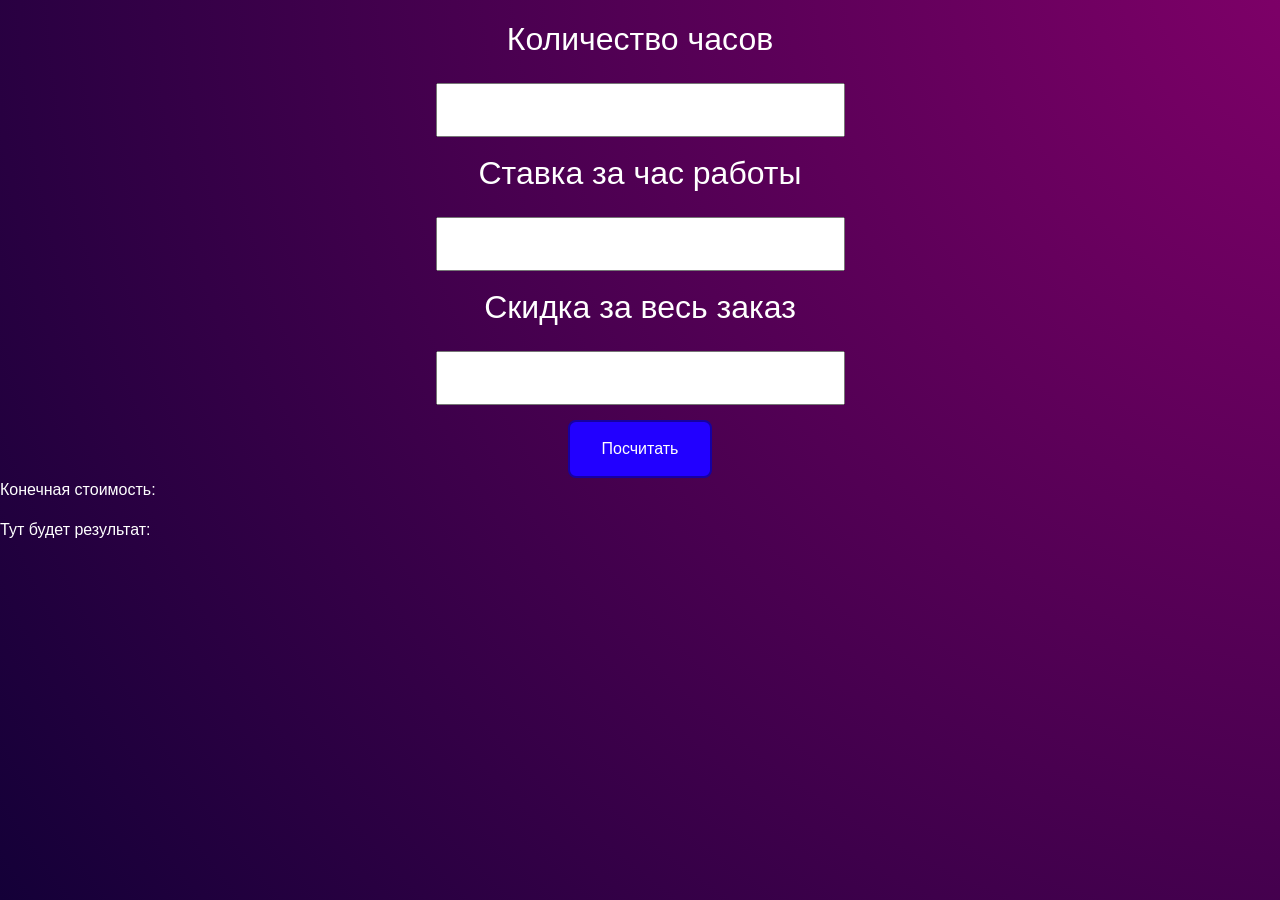
<file: frontend/index.html>
<!DOCTYPE html>
<html lang="ru">
<head> <!-- Голова сайта, содержит такие данные как:  -->
    <meta charset="UTF-8"> <!--  Кодировка страницы -->
    <meta name="viewport" content="width=device-width, initial-scale=1.0"> <!--  Мета-тег для адаптивного дизайна -->
    <link rel="stylesheet" href="https://cdn.jsdelivr.net/npm/bootstrap@4.3.1/dist/css/bootstrap.min.css" integrity="sha384-ggOyR0iXCbMQv3Xipma34MD+dH/1fQ784/j6cY/iJTQUOhcWr7x9JvoRxT2MZw1T" crossorigin="anonymous">
    <link rel="stylesheet" href="css/style.css"> <!--  Ссылка на файл стилей -->
    <title>test project</title>
</head>
<body class="gradient-background" > <!--  Тело сайта, содержит все что видит пользователь -->
    <div>
        <div class="blocks">
            <label class="text-color" for="hours">Количество часов</label>
            <input 
            type="number"
            id="hours"
            name="hours"
            min="0"
            step="0.5"
            >   <!-- input - Ввод -->
                <!-- type - Поле предназначено для числового ввода. -->
                <!-- id - Уникальный идентификатор поля. Позже JavaScript сможет найти его по этому идентификатору. -->
                <!-- name - Имя поля, полезное при отправке данных формы. -->
                <!-- min - Задаёт минимальное допустимое значение. -->
                <!-- step - Задаёт шаг изменения числа. -->
                <!-- id используется для связи label и input так что надо указывать одинаковое название -->

            <label class="text-color" for="price">Ставка за час работы</label>
            <input 
            type="number"
            id="price"
            name="price"
            min="0"
            step="1"
            >

            <label class="text-color" for="discount">Скидка за весь заказ</label>
            <input 
            type="number"
            id="discount"
            name="discount"
            min="0"
            step="1"
            >
        </div>
    </div>
        <div>   
        <button type="button" class="btn btn-primary" style="margin: 0 auto; display: block;" id="calculateBtn">Посчитать</button> <!-- Самая обычная кнопка, даже не знаю зачем тут type-->
        </div>
        <div id="result">
            <p class="text-color">Конечная стоимость: </p>
            <p class="text-color">Тут будет результат: </p>
        </div> <!-- коробочка с названием result для дальнейшей связки с js-->
        <script src="js/main.js"></script>
</body>
</html>
</file>
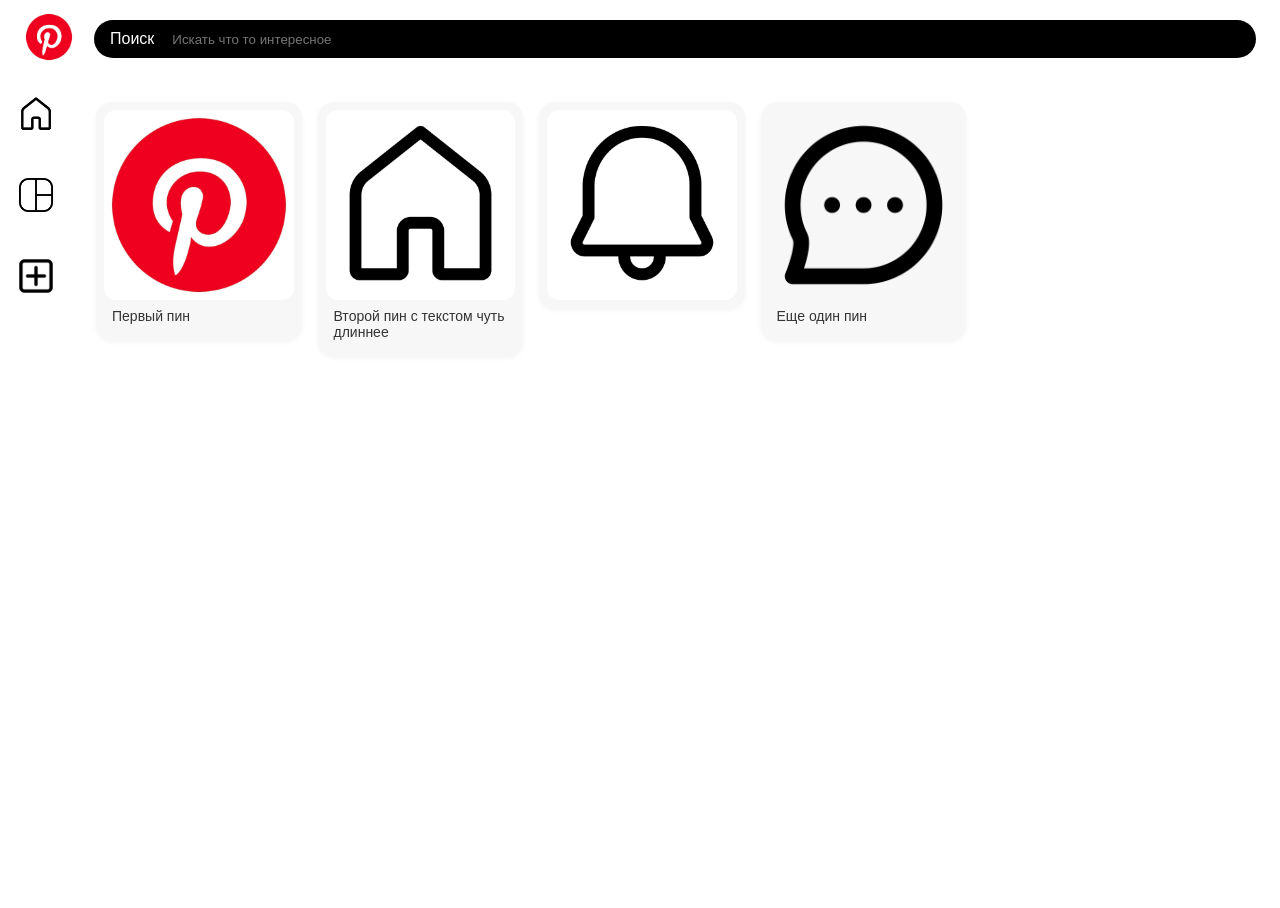
<file: proj2/index.html>
<!DOCTYPE html>
<html lang="ru">
<head>
    <meta charset="UTF-8">
    <meta name="viewport" content="width=device-width, initial-scale=1.0">
    <title>pinterest copy</title>
    <link rel="stylesheet" href="css/global.css">
    <link rel="stylesheet" href="css/home.css">
</head>
<body>
    <header>
        <a href="index.html" class="logo-link">
            <img class="logo" src="assets/images/pint_logo.jpg" alt="Логотип pinterest">
        </a>
        <div class="search-container">
            <label for="search">Поиск</label>
            <input 
                type="text"
                placeholder="Искать что то интересное"
                id="search"
                name="search"
            >
        </div>
    </header>
    <div class="content-layout">
        <nav class="sidebar">
            <a href="index.html">
                <img class="home" src="assets/images/home_button.png" alt="Кнопка домой">
            </a>
            <a href="your_board.html">
                <img src="assets/images/idk.png" alt="Твоя доска" class="your-board">
            </a>
            <a href="create.html">
                <img src="assets/images/image.png" alt="Создать" class="create">
            </a>
        </nav>
        <main>
            <div class="feed-container">
                <div class="pin-card">
                    <img src="assets/images/pint_logo.jpg" alt="Пин 1">
                    <p>Первый пин</p>
                </div>
                <div class="pin-card">
                    <img src="assets/images/home_button.png" alt="Пин 2">
                    <p>Второй пин с текстом чуть длиннее</p>
                </div>
                <div class="pin-card">
                    <img src="assets/images/appointment-reminders.png" alt="Пин 2">
                </div>
                <div class="pin-card">
                    <img src="assets/images/message-circle-dots.png" alt="Пин 4">
                    <p>Еще один пин</p>
                </div>
            </div>
        </main>
    </div>
</body>
</html>
</file>
<file: frontend/css/style.css>
html, body {
    min-height: 100%;
    min-width: 100%;
    font-family: Arial, Helvetica, sans-serif; /*Шрифты которые будут использываться на всем что есть в body*/
}

.blocks {
    padding: 15px;
    font-size: 32px;
    display: flex; /*включаю флекс бокс для всех этих блоков*/
    flex-direction: column; /*делаю направление сверху вниз*/
    flex-wrap: nowrap; /*при нехватке места строки будут сжиматься, а не переноситься на другую строку*/
    justify-content: center; /*выравнивает все элементы по вертикали*/
    align-items: center; /*выравнивает все элементы по горизонтали*/
    /* background-color: aquamarine; /* цвет фона блока*/
    row-gap: 12px; /*внутренний отступ между строками*/
}

.gradient-background {
  /* background: radial-gradient(50% 123.47% at 50% 50%, #7fffd4 0%, #005072 100%),
    linear-gradient(121.28deg, #669600 0%, #00ff15 100%),
    radial-gradient(100% 164.72% at 100% 100%, #6100ff 0%, #00ff57 100%),
    radial-gradient(100% 148.07% at 0% 0%, #bbff00 0%, #51d500 100%);
    background-blend-mode: screen, color-dodge, overlay, difference, normal;  */

    /*background: linear-gradient(90deg,rgba(0, 183, 255, 1) 0%, rgba(87, 199, 133, 1) 50%, rgba(237, 221, 83, 1) 100%); */
    background: radial-gradient(circle at 110% -10%,rgba(135, 0, 108, 1) 0%, rgba(20, 0, 56, 1) 100%);
    background-repeat: no-repeat;
    background-size: cover;
}

.text-color {
    color: #ffffff;
}
.btn.btn-primary {
    
    background-color: #2200ff; /* Цвет фона кнопки */
    border: 2px #1600a3 solid; /* Рамка кнопки */
    color: white; /* Цвет текста в кнопке */
    padding: 15px 32px; /* Отступы внутри кнопки от текста */
    text-align: center; /* Размещение текста внутри кнопки */
    text-decoration: none; /* Толстый, подчеркнутый, печеречкнутый и тд */
    font-size: 16px; /* Размер текста */
    margin: 4px 2px; /* Отступ кнопки от других элементов. верх + низ, право + лево */
    cursor: pointer; /* Изменяет курсор на руку при наведении на кнопку */
    border-radius: 8px; /* Закругление углов кнопки */
    transition: background-color 0.45s ease; /* Плавный переход цвета фона при наведении */
    
}

.btn.btn-primary:hover {
    background-color: #0044ff; /* Цвет фона кнопки при наведении */
    box-shadow: 0px 0px 25px #0044ff; /* Тень кнопки при наведении */
}


.btn.btn-primary.pressed {
    background-color: rgba(135, 0, 108, 1);
    transition: background-color 0.2s ease;
}

.btn.btn-primary:focus {
    outline: none;
    box-shadow: none;
}
</file>
<file: proj2/css/global.css>
* {
    margin: 0;
    padding: 0;
    box-sizing: border-box;
}

body {
    font-family: Arial, Helvetica, sans-serif;
    background-color: #ffffff;
}

.logo {
    width: 50px;
    height: 50px;
}

/* Общая шапка сайта */
header {
    display: flex;
    align-items: center;
    padding: 12px 24px;
    gap: 20px;
}

/* Поисковая строка */
.search-container {
    background-color: black;
    border-radius: 24px;
    padding: 10px 16px;
    display: flex;
    align-items: center;
    gap: 10px;
    flex-grow: 1;
    color: #FFFFFF;
}

.search-container input {
    border: none;
    background: transparent;
    flex-grow: 1;
    outline: none;
    color: white;
}

.search-container label {
    color: #FFFFFF;
    margin-right: 8px;
}

/* Общий макет (две колонки) */
.content-layout {
    display: flex;
}

/* Боковая панель навигации */
.sidebar {
    width: 80px;
    min-height: calc(100vh - 70px);
    background-color: #ffffff;
    padding: 16px;
}

nav {
    padding: 20px;
    display: flex;
    flex-direction: column;
    gap: 40px;
    align-items: center;
}

/* Основная область контента */
main {
    flex-grow: 1;
    padding: 24px;
}

/* Размеры иконок */
.create {
    width: 40px;
    height: 40px;
}

.home {
    width: 40px;
    height: 40px;
}

.your-board {
    width: 34px;
    height: 34px;
}
</file>
<file: proj2/css/home.css>
.feed-container {
    column-count: 4;
    column-gap: 16px;
    width: 75%;
}

.pin-card {
    background-color: #f7f7f7;
    border-radius: 16px;
    margin-bottom: 16px;
    break-inside: avoid;
    overflow: hidden;
    padding: 8px;
    box-shadow: 0 2px 5px rgba(0, 0, 0, 0.05);
}

.pin-card img {
    width: 100%;
    display: block;
    border-radius: 12px;
}

.pin-card p {
    padding: 8px;
    font-size: 14px;
    color: #333;
}
</file>
